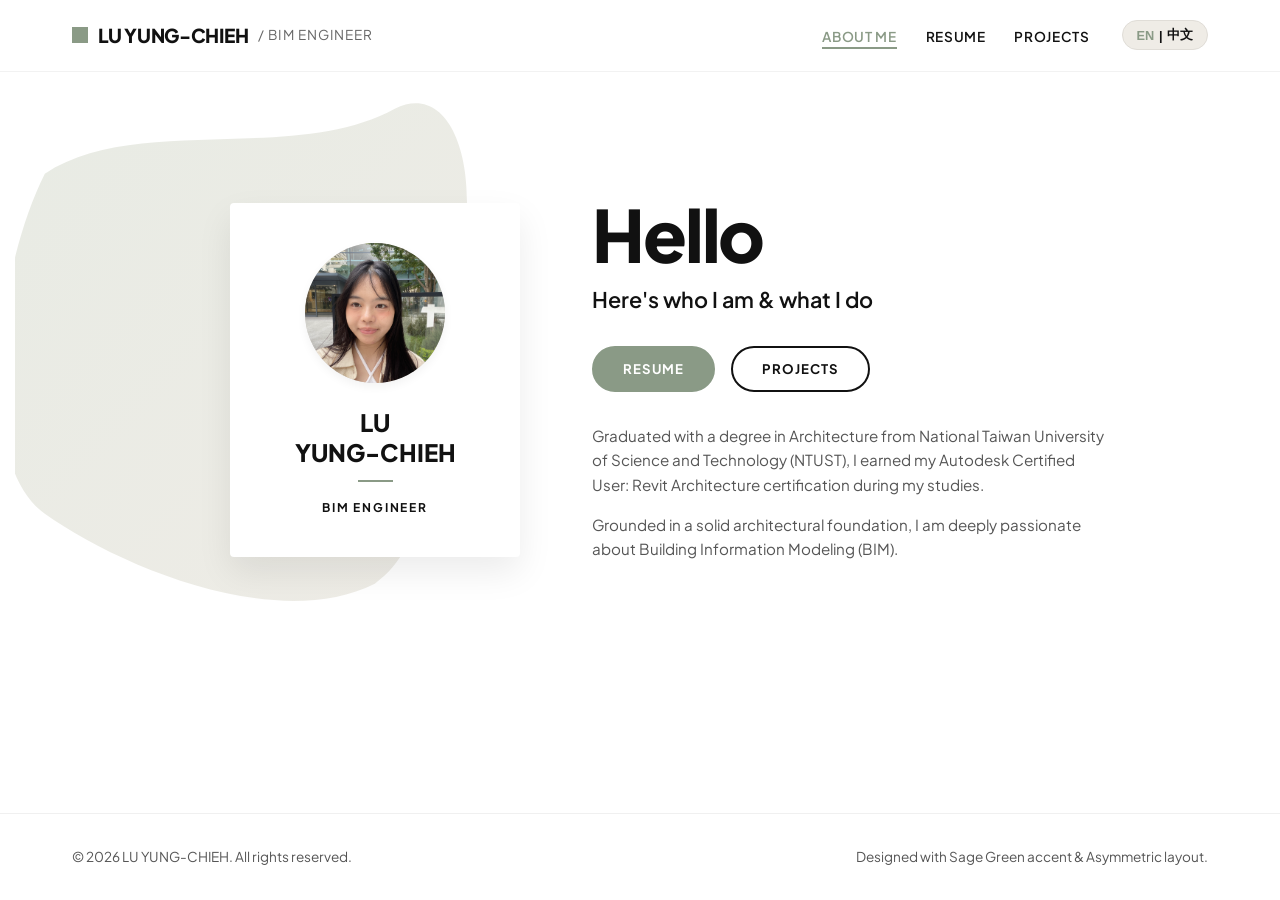
<file: index.html>
<!DOCTYPE html>
<html lang="en">
<head>
    <meta charset="UTF-8">
    <meta name="viewport" content="width=device-width, initial-scale=1.0">
    <title>LU YUNG-CHIEH | About Me</title>
    <!-- Google Fonts -->
    <link rel="preconnect" href="https://fonts.googleapis.com">
    <link rel="preconnect" href="https://fonts.gstatic.com" crossorigin>
    <link href="https://fonts.googleapis.com/css2?family=Plus+Jakarta+Sans:wght@300;400;500;600;700;800&family=Noto+Sans+TC:wght@300;400;500;700&display=swap" rel="stylesheet">
    
    <!-- 連結 CSS -->
    <link rel="stylesheet" href="css/style.css">
</head>
<body data-page="about">

    <!-- 頂部導覽列 -->
    <header class="navbar">
        <div class="container nav-container">
            <a href="index.html" class="brand-logo">
                <span class="brand-square"></span>
                <span id="nav-name">LU YUNG-CHIEH</span>
                <span class="brand-title" id="nav-title">/ BIM ENGINEER</span>
            </a>

            <div class="nav-right">
                <nav>
                    <ul class="nav-links">
                        <li><a href="index.html" class="nav-link active" id="nav-about">ABOUT ME</a></li>
                        <li><a href="resume.html" class="nav-link" id="nav-resume">RESUME</a></li>
                        <li><a href="projects.html" class="nav-link" id="nav-projects">PROJECTS</a></li>
                    </ul>
                </nav>

                <button class="lang-switch-btn" onclick="toggleLanguage()" id="lang-btn">
                    <span>EN</span> | <span class="active-lang">繁中</span>
                </button>
            </div>
        </div>
    </header>

    <!-- 主內容區：About Me -->
    <main class="page-view active">
        <section class="hero-section container">
            <div class="hero-grid">
                
                <div class="hero-left-block">
                    <div class="hero-bg-card"></div>
                    <div class="profile-card">
                        <div class="avatar-container">
                            <img src="assets/profile.jpg" alt="Your name" style="width: 100%; height: 100%; object-fit: cover;">
                        </div>
                        <h2 class="profile-name" id="card-name">LU<br>YUNG-CHIEH</h2>
                        <div class="profile-divider"></div>
                        <p class="profile-subtitle" id="card-title">BIM ENGINEER</p>
                    </div>
                </div>

                <div class="hero-right-content">
                    <h1 class="hero-title" id="hero-title">Hello</h1>
                    <p class="hero-subtitle" id="hero-subtitle">Here's who I am & what I do</p>
                    
                    <div class="hero-buttons">
                        <a href="resume.html" class="btn btn-primary" id="btn-resume">RESUME</a>
                        <a href="projects.html" class="btn btn-outline" id="btn-projects">PROJECTS</a>
                    </div>

                    <div class="hero-description">
                        <p id="hero-p1">
                            Graduated with a degree in Architecture from National Taiwan University of Science and Technology (NTUST), I earned my Autodesk Certified User: Revit Architecture certification during my studies.
                        </p>
                        <p id="hero-p2">
                            Grounded in a solid architectural foundation, I am deeply passionate about Building Information Modeling (BIM).
                        </p>
                    </div>
                </div>

            </div>
        </section>
    </main>

    <footer class="footer">
        <div class="container footer-content">
            <p id="footer-copy">&copy; 2026 LU YUNG-CHIEH. All rights reserved.</p>
            <p id="footer-tag">Designed with Sage Green accent &amp; Asymmetric layout.</p>
        </div>
    </footer>

    <!-- 連結 JS -->
    <script src="js/main.js"></script>
</body>
</html>
</file>
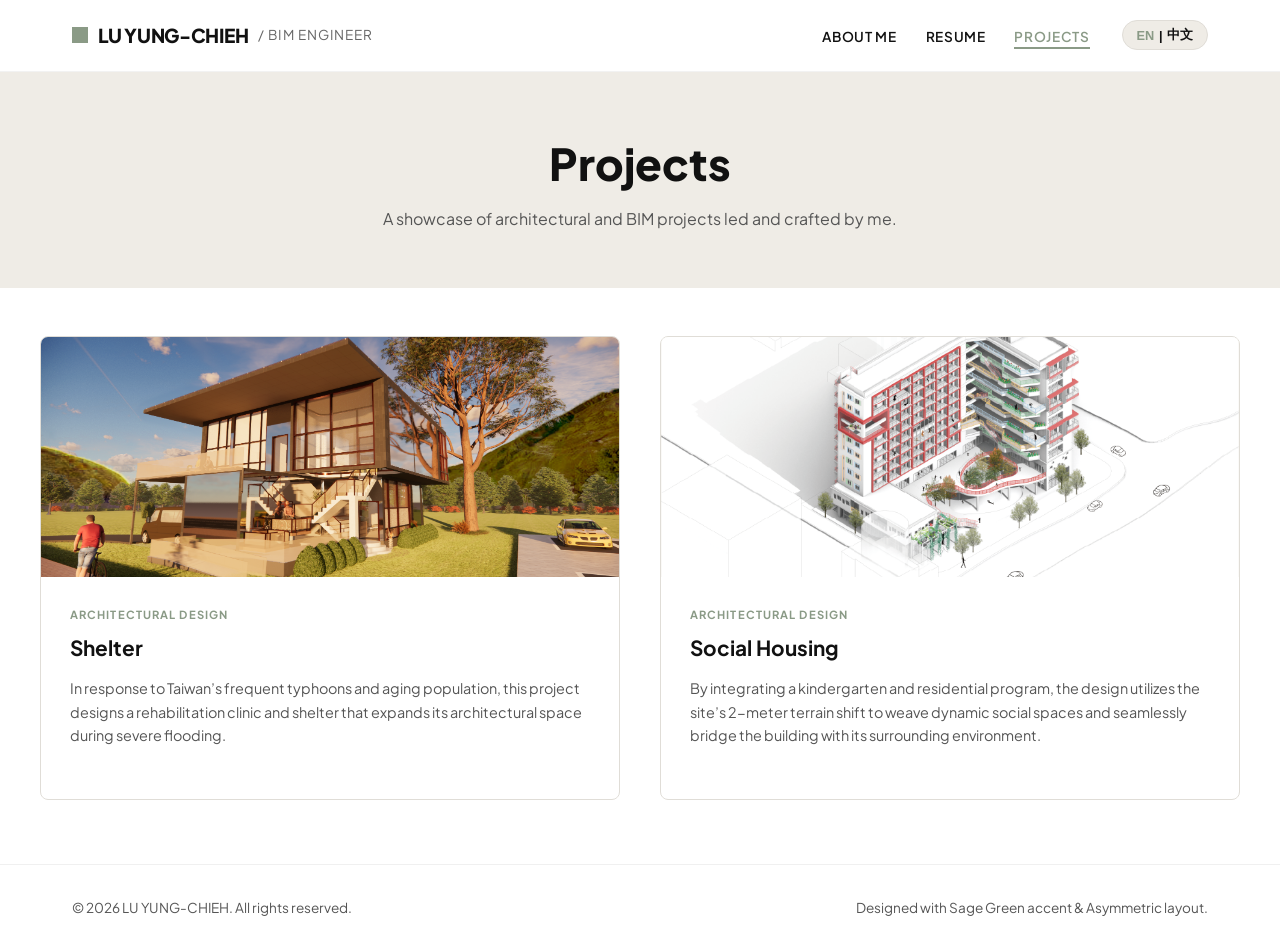
<file: projects.html>
<!DOCTYPE html>
<html lang="en">
<head>
    <meta charset="UTF-8">
    <meta name="viewport" content="width=device-width, initial-scale=1.0">
    <title>LU YUNG-CHIEH | Projects</title>
    <link rel="preconnect" href="https://fonts.googleapis.com">
    <link rel="preconnect" href="https://fonts.gstatic.com" crossorigin>
    <link href="https://fonts.googleapis.com/css2?family=Plus+Jakarta+Sans:wght@300;400;500;600;700;800&family=Noto+Sans+TC:wght@300;400;500;700&display=swap" rel="stylesheet">
    
    <!-- 連結 CSS -->
    <link rel="stylesheet" href="css/style.css">
</head>
<body data-page="projects">

    <header class="navbar">
        <div class="container nav-container">
            <a href="index.html" class="brand-logo">
                <span class="brand-square"></span>
                <span id="nav-name">LU YUNG-CHIEH</span>
                <span class="brand-title" id="nav-title">/ BIM ENGINEER</span>
            </a>

            <div class="nav-right">
                <nav>
                    <ul class="nav-links">
                        <li><a href="index.html" class="nav-link" id="nav-about">ABOUT ME</a></li>
                        <li><a href="resume.html" class="nav-link" id="nav-resume">RESUME</a></li>
                        <li><a href="projects.html" class="nav-link active" id="nav-projects">PROJECTS</a></li>
                    </ul>
                </nav>

                <button class="lang-switch-btn" onclick="toggleLanguage()" id="lang-btn">
                    <span>EN</span> | <span class="active-lang">繁中</span>
                </button>
            </div>
        </div>
    </header>

    <!-- 主內容區：Projects -->
    <main class="page-view active">
        <section class="page-header">
            <div class="container">
                <h1 class="page-title" id="projects-header-title">Projects</h1>
                <p class="page-subtitle" id="projects-header-subtitle">A showcase of architectural and BIM projects led and crafted by me.</p>
            </div>
        </section>

        <section class="container section-padding" style="padding-top: 0;">
            <!-- 動態渲染 data/projects.json 的內容 -->
            <div class="projects-grid" id="full-projects-container"></div>
        </section>
    </main>

    <footer class="footer">
        <div class="container footer-content">
            <p id="footer-copy">&copy; 2026 LU YUNG-CHIEH. All rights reserved.</p>
            <p id="footer-tag">Designed with Sage Green accent &amp; Asymmetric layout.</p>
        </div>
    </footer>

    <div id="toast" class="toast-message">Message sent successfully!</div>

    <!-- 連結 JS -->
    <script src="js/main.js"></script>
</body>
</html>
</file>
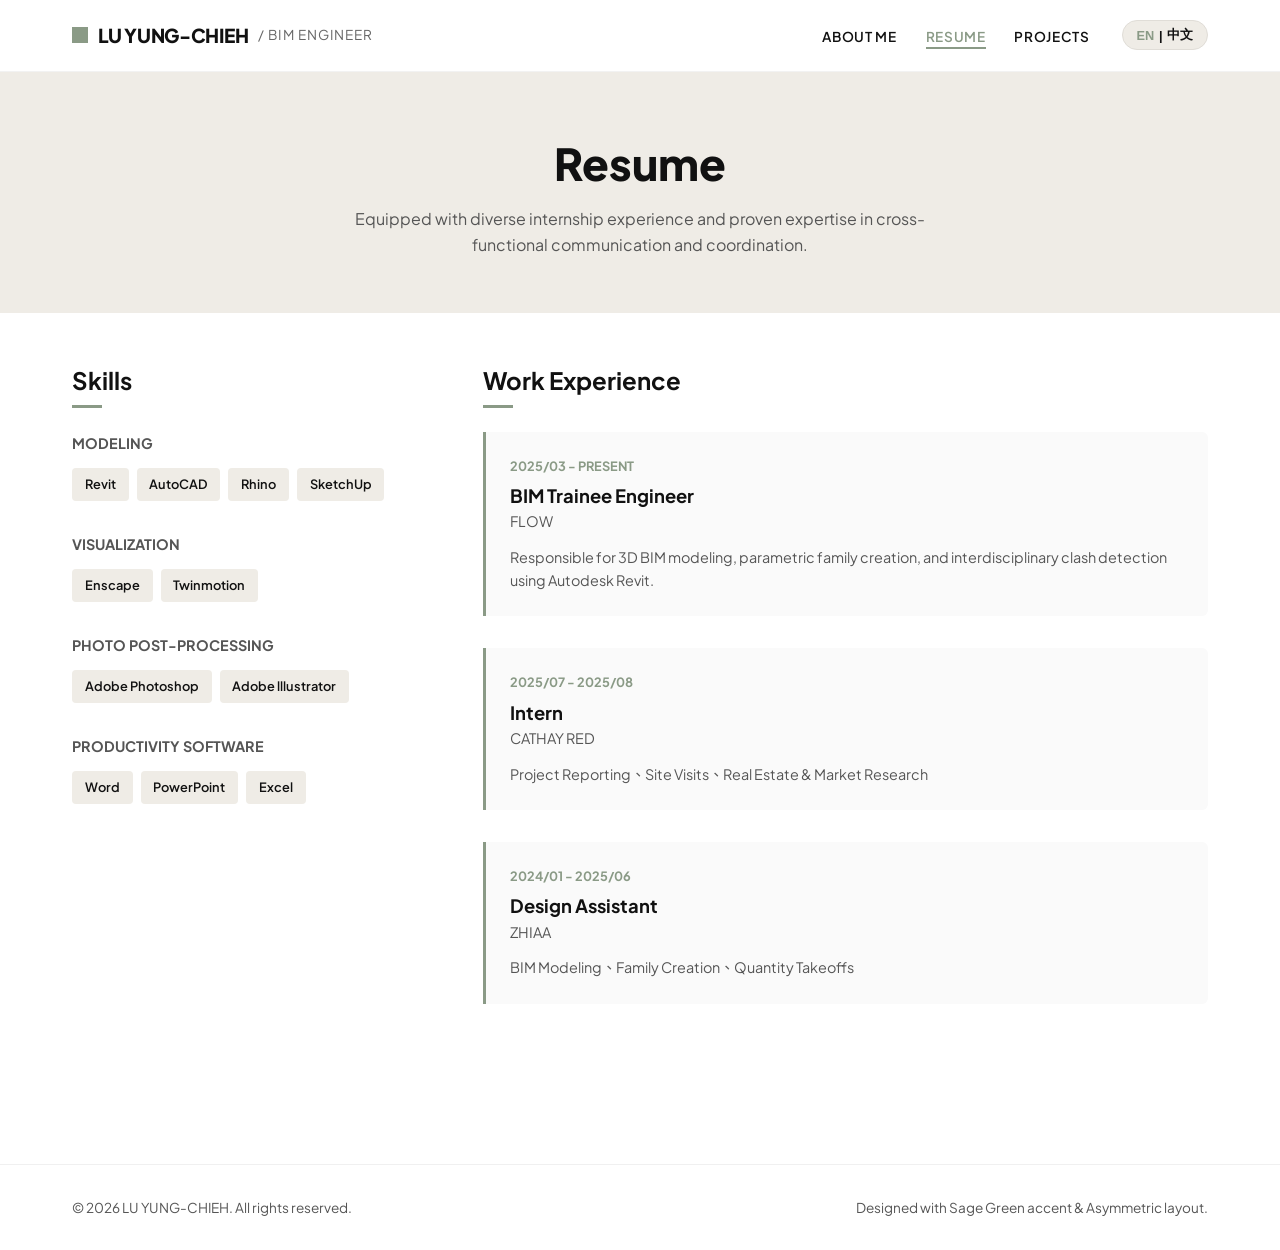
<file: resume.html>
<!DOCTYPE html>
<html lang="en">
<head>
    <meta charset="UTF-8">
    <meta name="viewport" content="width=device-width, initial-scale=1.0">
    <title>LU YUNG-CHIEH | Resume</title>
    <link rel="preconnect" href="https://fonts.googleapis.com">
    <link rel="preconnect" href="https://fonts.gstatic.com" crossorigin>
    <link href="https://fonts.googleapis.com/css2?family=Plus+Jakarta+Sans:wght@300;400;500;600;700;800&family=Noto+Sans+TC:wght@300;400;500;700&display=swap" rel="stylesheet">
    
    <!-- 連結 CSS -->
    <link rel="stylesheet" href="css/style.css">
</head>
<body data-page="resume">

    <header class="navbar">
        <div class="container nav-container">
            <a href="index.html" class="brand-logo">
                <span class="brand-square"></span>
                <span id="nav-name">LU YUNG-CHIEH</span>
                <span class="brand-title" id="nav-title">/ BIM ENGINEER</span>
            </a>

            <div class="nav-right">
                <nav>
                    <ul class="nav-links">
                        <li><a href="index.html" class="nav-link" id="nav-about">ABOUT ME</a></li>
                        <li><a href="resume.html" class="nav-link active" id="nav-resume">RESUME</a></li>
                        <li><a href="projects.html" class="nav-link" id="nav-projects">PROJECTS</a></li>
                    </ul>
                </nav>

                <button class="lang-switch-btn" onclick="toggleLanguage()" id="lang-btn">
                    <span>EN</span> | <span class="active-lang">繁中</span>
                </button>
            </div>
        </div>
    </header>

    <!-- 主內容區：Resume -->
    <main class="page-view active">
        <section class="page-header">
            <div class="container">
                <h1 class="page-title" id="resume-header-title">Resume</h1>
                <p class="page-subtitle" id="resume-header-subtitle">Equipped with diverse internship experience and proven expertise in cross-functional communication and coordination.</p>
            </div>
        </section>

        <section class="container" style="padding-bottom: 4rem;">
            <div class="resume-layout">
                <div>
                    <h2 class="resume-section-title" id="resume-skills-heading">Skills & Expertise</h2>
                    <div id="skills-list-container"></div>
                </div>
                <div>
                    <h2 class="resume-section-title" id="resume-exp-heading">Work Experience</h2>
                    <div id="experience-list-container"></div>
                </div>
            </div>
        </section>
    </main>

    <footer class="footer">
        <div class="container footer-content">
            <p id="footer-copy">&copy; 2026 LU YUNG-CHIEH. All rights reserved.</p>
            <p id="footer-tag">Designed with Sage Green accent &amp; Asymmetric layout.</p>
        </div>
    </footer>

    <!-- 連結 JS -->
    <script src="js/main.js"></script>
</body>
</html>
</file>
<file: css/style.css>
/* CSS Reset & Variables */
:root {
    --color-bg: #FFFFFF;
    --color-text-main: #111111;
    --color-text-muted: #555555;
    --color-accent: #8A9A86; /* Sage Green */
    --color-accent-hover: #72826E;
    --color-secondary-bg: #EFECE6; /* Warm Gray / Off-white */
    --color-card-bg: #F9F8F6;
    --color-border: #E0DDD7;
    --font-family: 'Plus Jakarta Sans', 'Noto Sans TC', system-ui, -apple-system, sans-serif;
    --transition-speed: 0.3s;
    --max-width: 1200px;
}

* {
    margin: 0;
    padding: 0;
    box-sizing: border-box;
}

html {
    scroll-behavior: smooth;
}

body {
    font-family: var(--font-family);
    background-color: var(--color-bg);
    color: var(--color-text-main);
    line-height: 1.6;
    min-height: 100vh;
    display: flex;
    flex-direction: column;
}

/* Utility Classes */
.container {
    max-width: var(--max-width);
    margin: 0 auto;
    padding: 0 2rem;
    width: 100%;
}

/* Top Navigation Bar */
.navbar {
    background-color: var(--color-bg);
    position: sticky;
    top: 0;
    z-index: 1000;
    padding: 1.25rem 0;
    border-bottom: 1px solid rgba(0,0,0,0.05);
}

.nav-container {
    display: flex;
    justify-content: space-between;
    align-items: center;
}

.brand-logo {
    display: flex;
    align-items: center;
    gap: 0.6rem;
    text-decoration: none;
    color: var(--color-text-main);
    font-weight: 800;
    font-size: 1.2rem;
    letter-spacing: -0.02em;
}

.brand-square {
    width: 16px;
    height: 16px;
    background-color: var(--color-accent);
    display: inline-block;
    flex-shrink: 0;
}

.brand-title {
    font-weight: 400;
    font-size: 0.85rem;
    color: #666666;
    letter-spacing: 0.08em;
    text-transform: uppercase;
}

.nav-right {
    display: flex;
    align-items: center;
    gap: 2rem;
}

.nav-links {
    display: flex;
    gap: 1.8rem;
    list-style: none;
}

.nav-link {
    text-decoration: none;
    color: var(--color-text-main);
    font-size: 0.85rem;
    font-weight: 600;
    letter-spacing: 0.05em;
    text-transform: uppercase;
    transition: color var(--transition-speed);
    cursor: pointer;
    position: relative;
    padding-bottom: 4px;
}

.nav-link:hover, .nav-link.active {
    color: var(--color-accent);
}

.nav-link.active::after {
    content: '';
    position: absolute;
    bottom: 0;
    left: 0;
    width: 100%;
    height: 2px;
    background-color: var(--color-accent);
}

/* Language Switcher Toggle */
.lang-switch-btn {
    background: var(--color-secondary-bg);
    border: 1px solid var(--color-border);
    padding: 0.35rem 0.85rem;
    border-radius: 20px;
    font-size: 0.8rem;
    font-weight: 700;
    color: var(--color-text-main);
    cursor: pointer;
    display: flex;
    align-items: center;
    gap: 0.3rem;
    transition: all var(--transition-speed);
}

.lang-switch-btn:hover {
    border-color: var(--color-accent);
    background-color: #E8E4DC;
}

.lang-switch-btn span.active-lang {
    color: var(--color-accent);
}

/* Main View Container */
.page-view {
    display: none;
    flex: 1;
    animation: fadeIn 0.4s ease-in-out forwards;
}

.page-view.active {
    display: block;
}

@keyframes fadeIn {
    from { opacity: 0; transform: translateY(6px); }
    to { opacity: 1; transform: translateY(0); }
}

/* Hero Section - Asymmetric Double-Layer Layout */
.hero-section {
    padding: 3rem 0 5rem 0;
    position: relative;
}

.hero-grid {
    display: grid;
    grid-template-columns: 42% 58%;
    align-items: center;
    min-height: 520px;
    position: relative;
}

.hero-left-block {
    position: relative;
    height: 100%;
    display: flex;
    align-items: center;
    justify-content: center;
}

.hero-bg-card {
    position: absolute;
    top: -5%;
    left: -5%;
    width: 100%;
    height: 110%;
    background: linear-gradient(135deg, #E8EBE4 0%, #EFECE6 100%);
    z-index: 1;
    clip-path: path('M 30,80 C 120,20 280,70 380,15 C 450,-20 480,120 420,240 C 370,340 440,430 360,490 C 260,540 100,470 30,420 C -40,370 -20,180 30,80 Z');
    transition: all 0.5s ease;
}

@media (max-width: 1024px) {
    .hero-bg-card {
        clip-path: path('M 20,50 C 90,10 210,50 290,10 C 340,-10 370,90 320,180 C 280,250 330,330 270,370 C 190,410 80,360 20,320 C -30,280 -15,140 20,50 Z');
    }
}

.profile-card {
    position: relative;
    z-index: 2;
    background-color: var(--color-bg);
    width: 290px;
    padding: 2.5rem 1.8rem;
    box-shadow: 0 15px 35px rgba(0, 0, 0, 0.08);
    border-radius: 4px;
    text-align: center;
    margin-left: auto;
    margin-right: 1.5rem;
}

.avatar-container {
    width: 140px;
    height: 140px;
    margin: 0 auto 1.5rem auto;
    border-radius: 50%;
    overflow: hidden;
    background-color: #D8D3CD;
    display: flex;
    align-items: center;
    justify-content: center;
    box-shadow: 0 4px 10px rgba(0,0,0,0.05);
}

.profile-name {
    font-size: 1.5rem;
    font-weight: 800;
    color: var(--color-text-main);
    margin-bottom: 0.6rem;
    line-height: 1.25;
}

.profile-divider {
    width: 35px;
    height: 2px;
    background-color: var(--color-accent);
    margin: 0.8rem auto;
}

.profile-subtitle {
    font-size: 0.75rem;
    font-weight: 700;
    letter-spacing: 0.15em;
    color: var(--color-text-main);
    text-transform: uppercase;
    margin-top: 1rem;
}

.hero-right-content {
    padding-left: 3rem;
    z-index: 3;
}

.hero-title {
    font-size: 4.5rem;
    font-weight: 800;
    line-height: 1;
    margin-bottom: 0.8rem;
    color: var(--color-text-main);
    letter-spacing: -0.03em;
}

.hero-subtitle {
    font-size: 1.35rem;
    font-weight: 600;
    color: var(--color-text-main);
    margin-bottom: 1.8rem;
}

.hero-buttons {
    display: flex;
    gap: 1rem;
    margin-bottom: 2rem;
}

.btn {
    display: inline-flex;
    align-items: center;
    justify-content: center;
    padding: 0.65rem 1.8rem;
    border-radius: 50px;
    font-size: 0.825rem;
    font-weight: 700;
    letter-spacing: 0.08em;
    text-transform: uppercase;
    text-decoration: none;
    cursor: pointer;
    transition: all var(--transition-speed);
    border: 2px solid transparent;
}

.btn-primary {
    background-color: var(--color-accent);
    color: #FFFFFF;
    border-color: var(--color-accent);
}

.btn-primary:hover {
    background-color: var(--color-accent-hover);
    border-color: var(--color-accent-hover);
    transform: translateY(-2px);
}

.btn-outline {
    background-color: transparent;
    color: var(--color-text-main);
    border-color: var(--color-text-main);
}

.btn-outline:hover {
    background-color: var(--color-text-main);
    color: #FFFFFF;
    transform: translateY(-2px);
}

.hero-description {
    font-size: 0.95rem;
    color: var(--color-text-muted);
    max-width: 520px;
    display: flex;
    flex-direction: column;
    gap: 1rem;
}

/* Projects Section */
.section-padding {
    padding: 4rem 0;
}

.section-header {
    margin-bottom: 2.5rem;
    display: flex;
    justify-content: space-between;
    align-items: flex-end;
}

.section-title {
    font-size: 2rem;
    font-weight: 800;
    color: var(--color-text-main);
    letter-spacing: -0.02em;
}

.section-title-line {
    width: 40px;
    height: 3px;
    background-color: var(--color-accent);
    margin-top: 0.5rem;
}

.projects-grid {
    display: grid;
    grid-template-columns: repeat(2, 1fr);
    gap: 2.5rem;
}

.project-card {
    background-color: #FFFFFF;
    border: 1px solid var(--color-border);
    border-radius: 8px;
    overflow: hidden;
    transition: transform var(--transition-speed), box-shadow var(--transition-speed);
    display: flex;
    flex-direction: column;
}

.project-card:hover {
    transform: translateY(-6px);
    box-shadow: 0 12px 28px rgba(0,0,0,0.07);
}

.project-img-wrapper {
    width: 100%;
    height: 240px;
    background-color: var(--color-secondary-bg);
    overflow: hidden;
    position: relative;
}

.project-img {
    width: 100%;
    height: 100%;
    object-fit: cover;
    transition: transform 0.5s ease;
}

.project-card:hover .project-img {
    transform: scale(1.03);
}

.project-content {
    padding: 1.8rem;
    display: flex;
    flex-direction: column;
    flex: 1;
}

.project-tag {
    font-size: 0.7rem;
    font-weight: 700;
    text-transform: uppercase;
    letter-spacing: 0.1em;
    color: var(--color-accent);
    margin-bottom: 0.5rem;
}

.project-title {
    font-size: 1.3rem;
    font-weight: 700;
    color: var(--color-text-main);
    margin-bottom: 0.8rem;
}

.project-desc {
    font-size: 0.9rem;
    color: var(--color-text-muted);
    margin-bottom: 1.5rem;
    flex: 1;
}

.link-btn {
    font-size: 0.8rem;
    font-weight: 700;
    text-decoration: none;
    color: var(--color-text-main);
    display: inline-flex;
    align-items: center;
    gap: 0.4rem;
    transition: color var(--transition-speed);
    cursor: pointer;
}

.link-btn:hover {
    color: var(--color-accent);
}

/* Page Headers */
.page-header {
    background-color: var(--color-secondary-bg);
    padding: 3.5rem 0;
    margin-bottom: 3rem;
    text-align: center;
}

.page-title {
    font-size: 2.75rem;
    font-weight: 800;
    margin-bottom: 0.5rem;
}

.page-subtitle {
    font-size: 1rem;
    color: var(--color-text-muted);
    max-width: 600px;
    margin: 0 auto;
}

/* Resume Layout */
.resume-layout {
    display: grid;
    grid-template-columns: 1fr 2fr;
    gap: 3rem;
    margin-bottom: 4rem;
}

.resume-section-title {
    font-size: 1.5rem;
    font-weight: 700;
    margin-bottom: 1.5rem;
    position: relative;
    padding-bottom: 0.5rem;
}

.resume-section-title::after {
    content: '';
    position: absolute;
    bottom: 0;
    left: 0;
    width: 30px;
    height: 3px;
    background-color: var(--color-accent);
}

.resume-item {
    margin-bottom: 2rem;
    background: #FAFAFA;
    padding: 1.5rem;
    border-left: 3px solid var(--color-accent);
    border-radius: 0 6px 6px 0;
}

.resume-date {
    font-size: 0.8rem;
    font-weight: 700;
    color: var(--color-accent);
    margin-bottom: 0.3rem;
}

.resume-role {
    font-size: 1.15rem;
    font-weight: 700;
}

.resume-company {
    font-size: 0.9rem;
    color: var(--color-text-muted);
    margin-bottom: 0.8rem;
}

.resume-skills-list {
    display: flex;
    flex-wrap: wrap;
    gap: 0.5rem;
    list-style: none;
}

.skill-tag {
    background-color: var(--color-secondary-bg);
    padding: 0.4rem 0.8rem;
    border-radius: 4px;
    font-size: 0.8rem;
    font-weight: 600;
    color: var(--color-text-main);
}

/* Contact Section Grid & Card */
.contact-grid {
    display: grid;
    grid-template-columns: 1fr 1.5fr;
    gap: 2.5rem;
    margin-bottom: 4rem;
}

.contact-info-card {
    background-color: var(--color-secondary-bg);
    padding: 2.5rem;
    border-radius: 8px;
    display: flex;
    flex-direction: column;
    gap: 1.5rem;
}

.info-item h4 {
    font-size: 0.8rem;
    text-transform: uppercase;
    letter-spacing: 0.1em;
    color: var(--color-accent);
    margin-bottom: 0.3rem;
}

.info-item p {
    font-size: 1rem;
    font-weight: 600;
    color: var(--color-text-main);
}

.contact-form-card {
    border: 1px solid var(--color-border);
    padding: 2.5rem;
    border-radius: 8px;
    background-color: #FFFFFF;
}

.form-group {
    margin-bottom: 1.25rem;
}

.form-label {
    display: block;
    font-size: 0.85rem;
    font-weight: 700;
    margin-bottom: 0.4rem;
}

.form-input, .form-textarea {
    width: 100%;
    padding: 0.75rem 1rem;
    border: 1px solid var(--color-border);
    border-radius: 4px;
    font-family: inherit;
    font-size: 0.9rem;
    outline: none;
    transition: border-color var(--transition-speed);
}

.form-input:focus, .form-textarea:focus {
    border-color: var(--color-accent);
}

/* Footer */
.footer {
    background-color: var(--color-bg);
    border-top: 1px solid rgba(0,0,0,0.06);
    padding: 2rem 0;
    margin-top: auto;
}

.footer-content {
    display: flex;
    justify-content: space-between;
    align-items: center;
    font-size: 0.85rem;
    color: var(--color-text-muted);
}

/* Message Box Toast */
.toast-message {
    position: fixed;
    bottom: 2rem;
    right: 2rem;
    background-color: var(--color-text-main);
    color: #FFFFFF;
    padding: 1rem 1.5rem;
    border-radius: 6px;
    box-shadow: 0 10px 20px rgba(0,0,0,0.15);
    display: none;
    z-index: 2000;
    animation: slideUp 0.3s ease forwards;
}

@keyframes slideUp {
    from { transform: translateY(20px); opacity: 0; }
    to { transform: translateY(0); opacity: 1; }
}

/* RESPONSIVE DESIGN (RWD < 720px) */
@media (max-width: 720px) {
    .navbar { padding: 1rem 0; }
    .nav-container { flex-direction: column; gap: 1rem; }
    .nav-right { flex-direction: column; gap: 1rem; width: 100%; }
    .nav-links { gap: 1rem; flex-wrap: wrap; justify-content: center; }
    .hero-grid { grid-template-columns: 1fr; gap: 2.5rem; min-height: auto; }
    .hero-left-block { height: auto; }
    .hero-bg-card { width: 100%; height: 100%; }
    .profile-card { width: 100%; max-width: 320px; margin: 2rem auto; }
    .hero-right-content { padding-left: 0; text-align: center; }
    .hero-title { font-size: 3.2rem; }
    .hero-subtitle { font-size: 1.1rem; }
    .hero-buttons { justify-content: center; }
    .hero-description { margin: 0 auto; text-align: left; }
    .projects-grid, .resume-layout, .contact-grid { grid-template-columns: 1fr; }
    .footer-content { flex-direction: column; gap: 1rem; text-align: center; }
}
</file>
